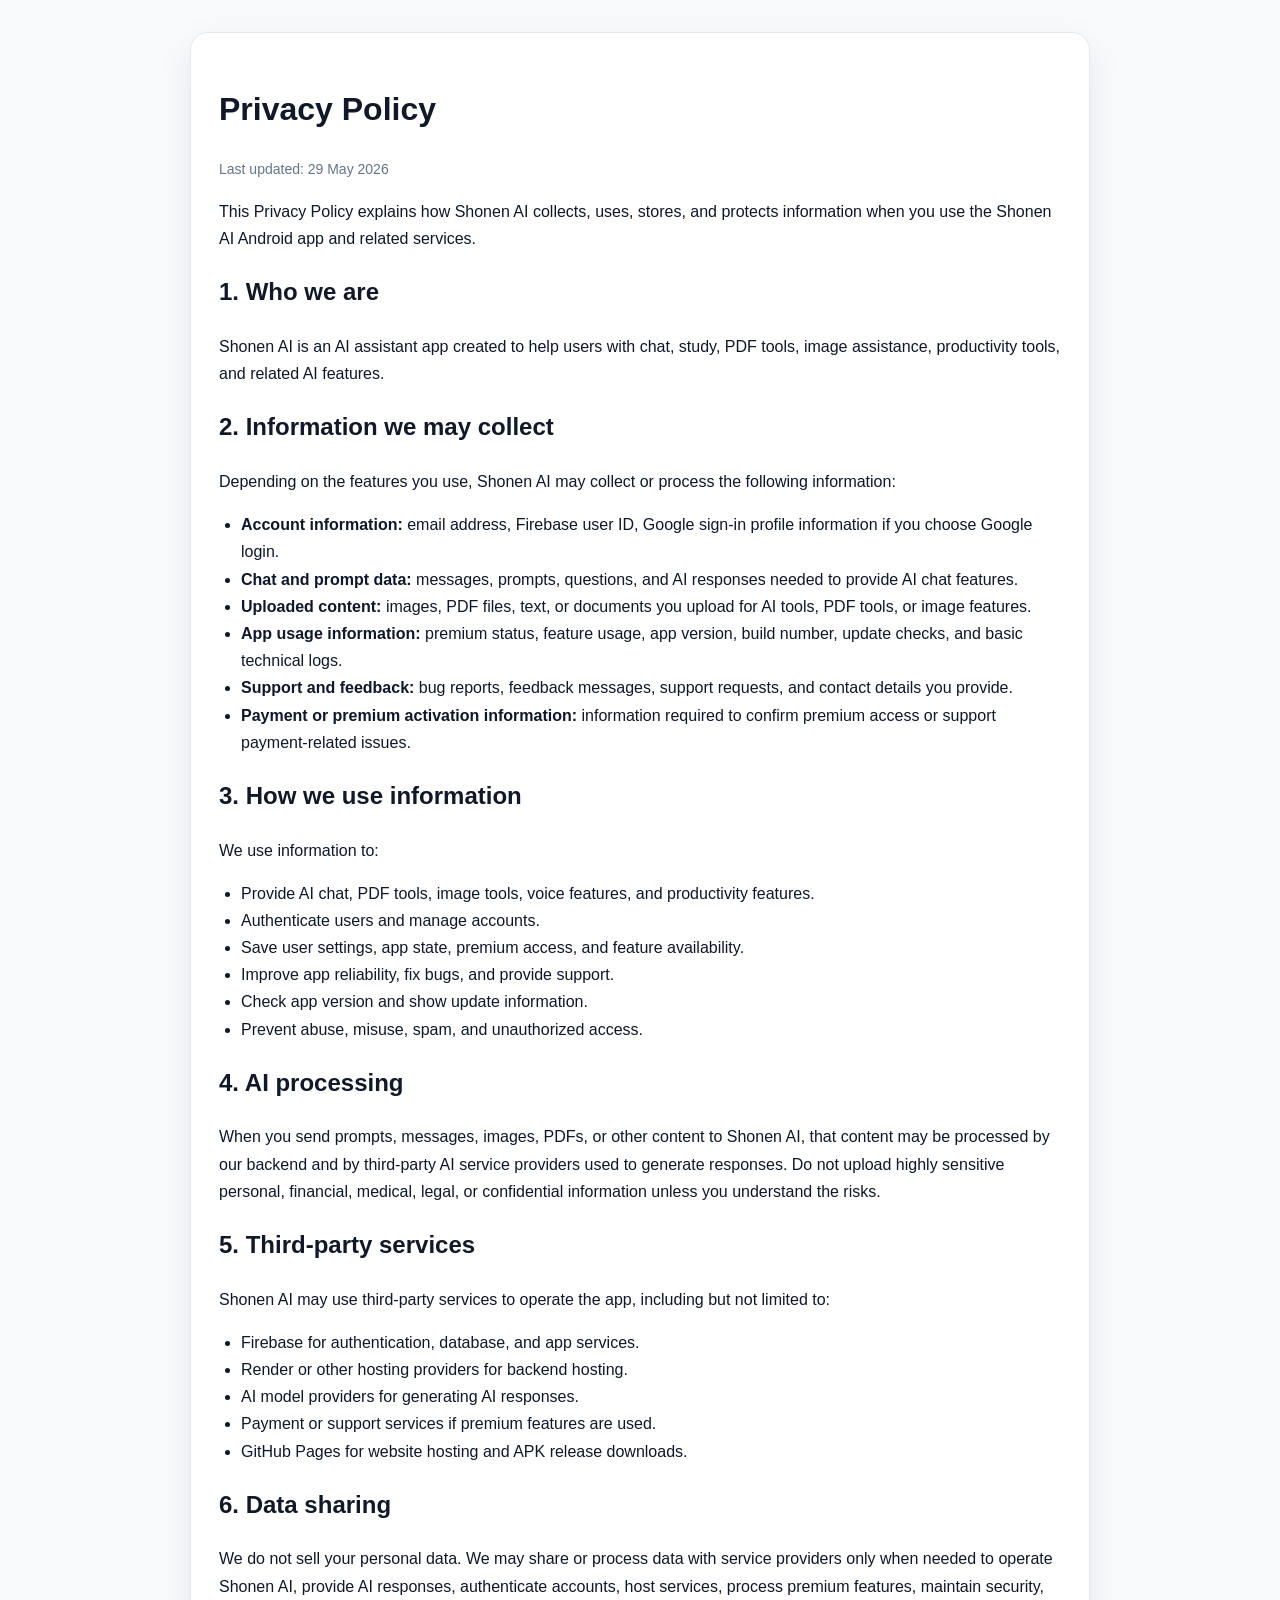
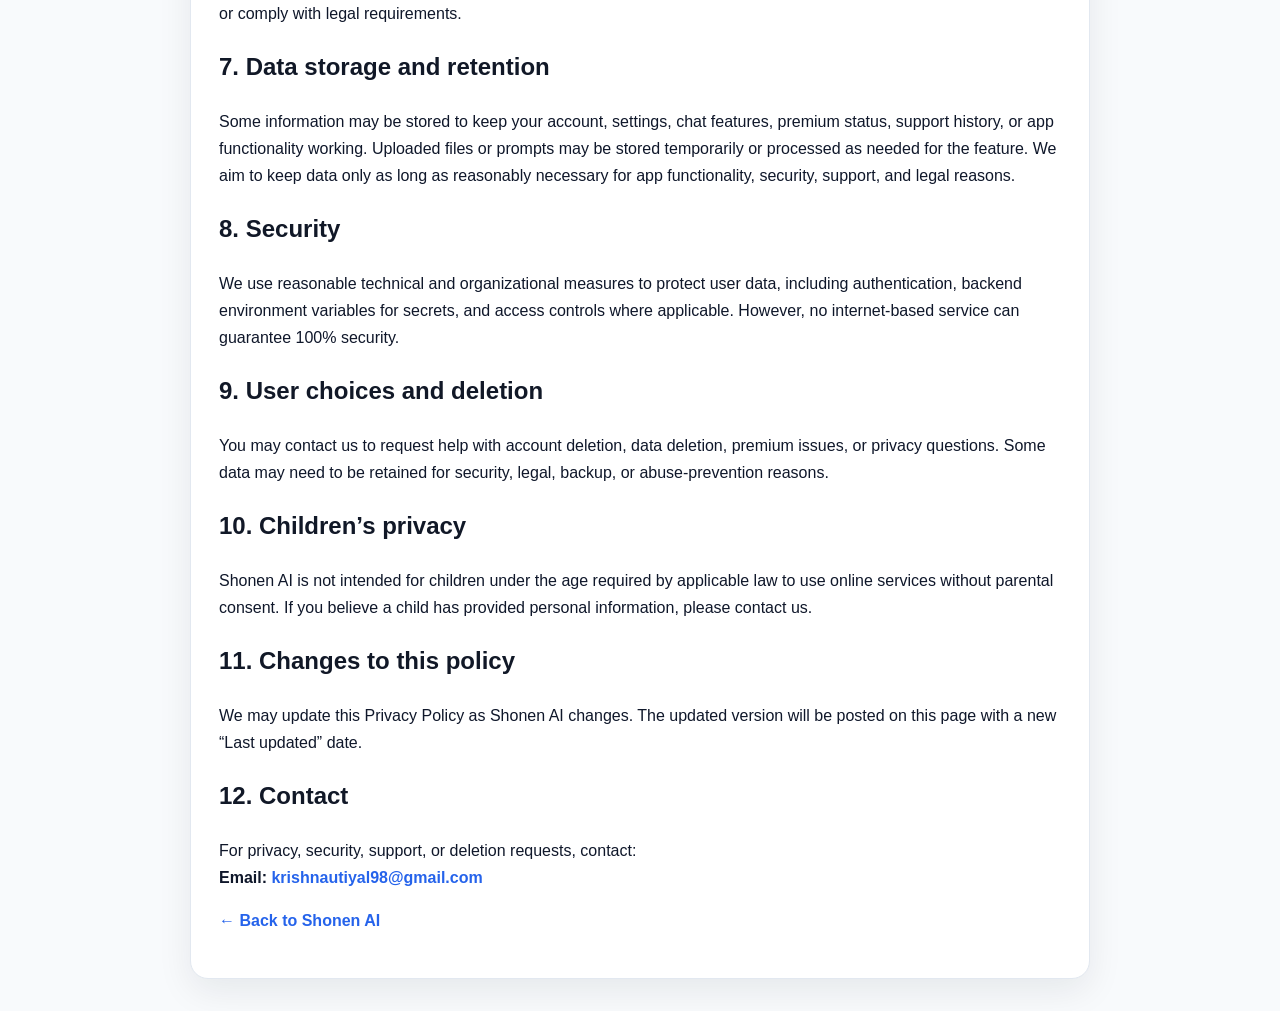
<file: privacy.html>
<!DOCTYPE html>
<html lang="en">
<head>
  <meta charset="UTF-8" />
  <meta name="viewport" content="width=device-width, initial-scale=1.0" />
  <title>Privacy Policy - Shonen AI</title>
  <meta name="description" content="Privacy Policy for Shonen AI Android app." />
  <style>
    body {
      margin: 0;
      font-family: Arial, sans-serif;
      background: #f8fafc;
      color: #0f172a;
      line-height: 1.7;
    }
    .wrap {
      max-width: 900px;
      margin: auto;
      padding: 32px 20px;
    }
    .card {
      background: white;
      border: 1px solid #e2e8f0;
      border-radius: 18px;
      padding: 28px;
      box-shadow: 0 12px 35px rgba(15, 23, 42, 0.08);
    }
    h1, h2 {
      color: #111827;
    }
    a {
      color: #2563eb;
      text-decoration: none;
      font-weight: 600;
    }
    .small {
      color: #64748b;
      font-size: 14px;
    }
    ul {
      padding-left: 22px;
    }
  </style>
</head>
<body>
  <main class="wrap">
    <div class="card">
      <h1>Privacy Policy</h1>
      <p class="small">Last updated: 29 May 2026</p>

      <p>
        This Privacy Policy explains how Shonen AI collects, uses, stores, and protects information when you use the Shonen AI Android app and related services.
      </p>

      <h2>1. Who we are</h2>
      <p>
        Shonen AI is an AI assistant app created to help users with chat, study, PDF tools, image assistance, productivity tools, and related AI features.
      </p>

      <h2>2. Information we may collect</h2>
      <p>Depending on the features you use, Shonen AI may collect or process the following information:</p>
      <ul>
        <li><strong>Account information:</strong> email address, Firebase user ID, Google sign-in profile information if you choose Google login.</li>
        <li><strong>Chat and prompt data:</strong> messages, prompts, questions, and AI responses needed to provide AI chat features.</li>
        <li><strong>Uploaded content:</strong> images, PDF files, text, or documents you upload for AI tools, PDF tools, or image features.</li>
        <li><strong>App usage information:</strong> premium status, feature usage, app version, build number, update checks, and basic technical logs.</li>
        <li><strong>Support and feedback:</strong> bug reports, feedback messages, support requests, and contact details you provide.</li>
        <li><strong>Payment or premium activation information:</strong> information required to confirm premium access or support payment-related issues.</li>
      </ul>

      <h2>3. How we use information</h2>
      <p>We use information to:</p>
      <ul>
        <li>Provide AI chat, PDF tools, image tools, voice features, and productivity features.</li>
        <li>Authenticate users and manage accounts.</li>
        <li>Save user settings, app state, premium access, and feature availability.</li>
        <li>Improve app reliability, fix bugs, and provide support.</li>
        <li>Check app version and show update information.</li>
        <li>Prevent abuse, misuse, spam, and unauthorized access.</li>
      </ul>

      <h2>4. AI processing</h2>
      <p>
        When you send prompts, messages, images, PDFs, or other content to Shonen AI, that content may be processed by our backend and by third-party AI service providers used to generate responses. Do not upload highly sensitive personal, financial, medical, legal, or confidential information unless you understand the risks.
      </p>

      <h2>5. Third-party services</h2>
      <p>Shonen AI may use third-party services to operate the app, including but not limited to:</p>
      <ul>
        <li>Firebase for authentication, database, and app services.</li>
        <li>Render or other hosting providers for backend hosting.</li>
        <li>AI model providers for generating AI responses.</li>
        <li>Payment or support services if premium features are used.</li>
        <li>GitHub Pages for website hosting and APK release downloads.</li>
      </ul>

      <h2>6. Data sharing</h2>
      <p>
        We do not sell your personal data. We may share or process data with service providers only when needed to operate Shonen AI, provide AI responses, authenticate accounts, host services, process premium features, maintain security, or comply with legal requirements.
      </p>

      <h2>7. Data storage and retention</h2>
      <p>
        Some information may be stored to keep your account, settings, chat features, premium status, support history, or app functionality working. Uploaded files or prompts may be stored temporarily or processed as needed for the feature. We aim to keep data only as long as reasonably necessary for app functionality, security, support, and legal reasons.
      </p>

      <h2>8. Security</h2>
      <p>
        We use reasonable technical and organizational measures to protect user data, including authentication, backend environment variables for secrets, and access controls where applicable. However, no internet-based service can guarantee 100% security.
      </p>

      <h2>9. User choices and deletion</h2>
      <p>
        You may contact us to request help with account deletion, data deletion, premium issues, or privacy questions. Some data may need to be retained for security, legal, backup, or abuse-prevention reasons.
      </p>

      <h2>10. Children’s privacy</h2>
      <p>
        Shonen AI is not intended for children under the age required by applicable law to use online services without parental consent. If you believe a child has provided personal information, please contact us.
      </p>

      <h2>11. Changes to this policy</h2>
      <p>
        We may update this Privacy Policy as Shonen AI changes. The updated version will be posted on this page with a new “Last updated” date.
      </p>

      <h2>12. Contact</h2>
      <p>
        For privacy, security, support, or deletion requests, contact:
        <br />
        <strong>Email:</strong> <a href="mailto:krishnautiyal98@gmail.com">krishnautiyal98@gmail.com</a>
      </p>

      <p><a href="index.html">← Back to Shonen AI</a></p>
    </div>
  </main>
</body>
</html>
</file>
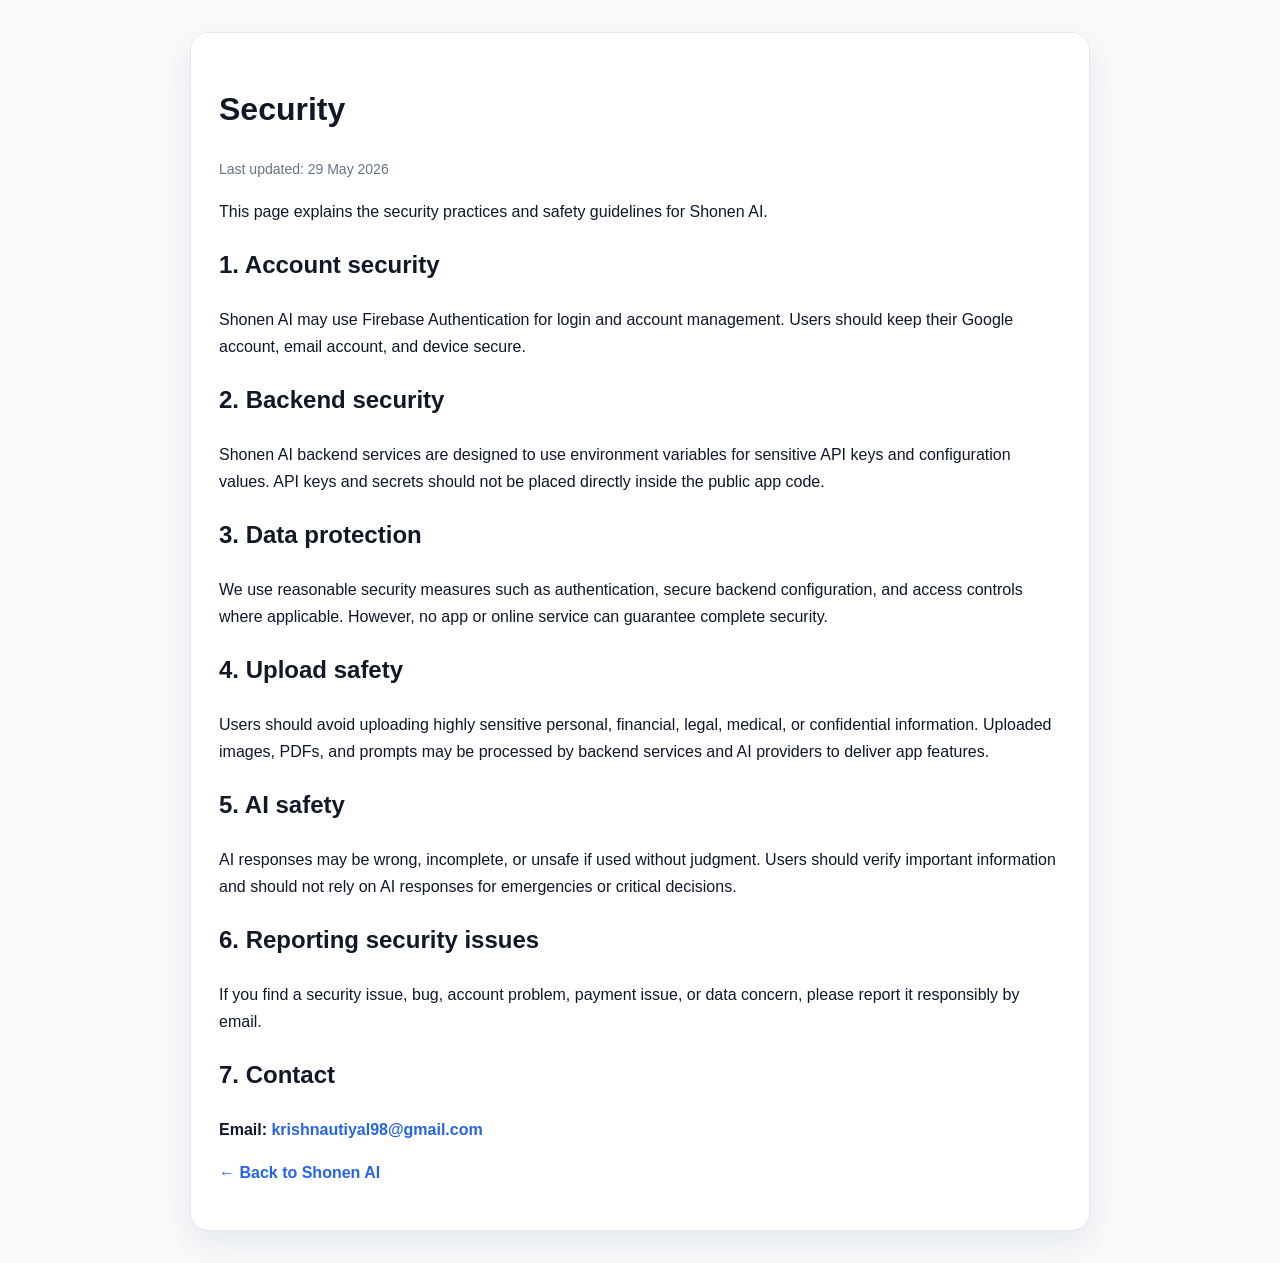
<file: security.html>
<!DOCTYPE html>
<html lang="en">
<head>
  <meta charset="UTF-8" />
  <meta name="viewport" content="width=device-width, initial-scale=1.0" />
  <title>Security - Shonen AI</title>
  <meta name="description" content="Security information for Shonen AI Android app." />
  <style>
    body {
      margin: 0;
      font-family: Arial, sans-serif;
      background: #f8fafc;
      color: #0f172a;
      line-height: 1.7;
    }
    .wrap {
      max-width: 900px;
      margin: auto;
      padding: 32px 20px;
    }
    .card {
      background: white;
      border: 1px solid #e2e8f0;
      border-radius: 18px;
      padding: 28px;
      box-shadow: 0 12px 35px rgba(15, 23, 42, 0.08);
    }
    h1, h2 {
      color: #111827;
    }
    a {
      color: #2563eb;
      text-decoration: none;
      font-weight: 600;
    }
    .small {
      color: #64748b;
      font-size: 14px;
    }
    ul {
      padding-left: 22px;
    }
  </style>
</head>
<body>
  <main class="wrap">
    <div class="card">
      <h1>Security</h1>
      <p class="small">Last updated: 29 May 2026</p>

      <p>
        This page explains the security practices and safety guidelines for Shonen AI.
      </p>

      <h2>1. Account security</h2>
      <p>
        Shonen AI may use Firebase Authentication for login and account management. Users should keep their Google account, email account, and device secure.
      </p>

      <h2>2. Backend security</h2>
      <p>
        Shonen AI backend services are designed to use environment variables for sensitive API keys and configuration values. API keys and secrets should not be placed directly inside the public app code.
      </p>

      <h2>3. Data protection</h2>
      <p>
        We use reasonable security measures such as authentication, secure backend configuration, and access controls where applicable. However, no app or online service can guarantee complete security.
      </p>

      <h2>4. Upload safety</h2>
      <p>
        Users should avoid uploading highly sensitive personal, financial, legal, medical, or confidential information. Uploaded images, PDFs, and prompts may be processed by backend services and AI providers to deliver app features.
      </p>

      <h2>5. AI safety</h2>
      <p>
        AI responses may be wrong, incomplete, or unsafe if used without judgment. Users should verify important information and should not rely on AI responses for emergencies or critical decisions.
      </p>

      <h2>6. Reporting security issues</h2>
      <p>
        If you find a security issue, bug, account problem, payment issue, or data concern, please report it responsibly by email.
      </p>

      <h2>7. Contact</h2>
      <p>
        <strong>Email:</strong> <a href="mailto:krishnautiyal98@gmail.com">krishnautiyal98@gmail.com</a>
      </p>

      <p><a href="index.html">← Back to Shonen AI</a></p>
    </div>
  </main>
</body>
</html>
</file>
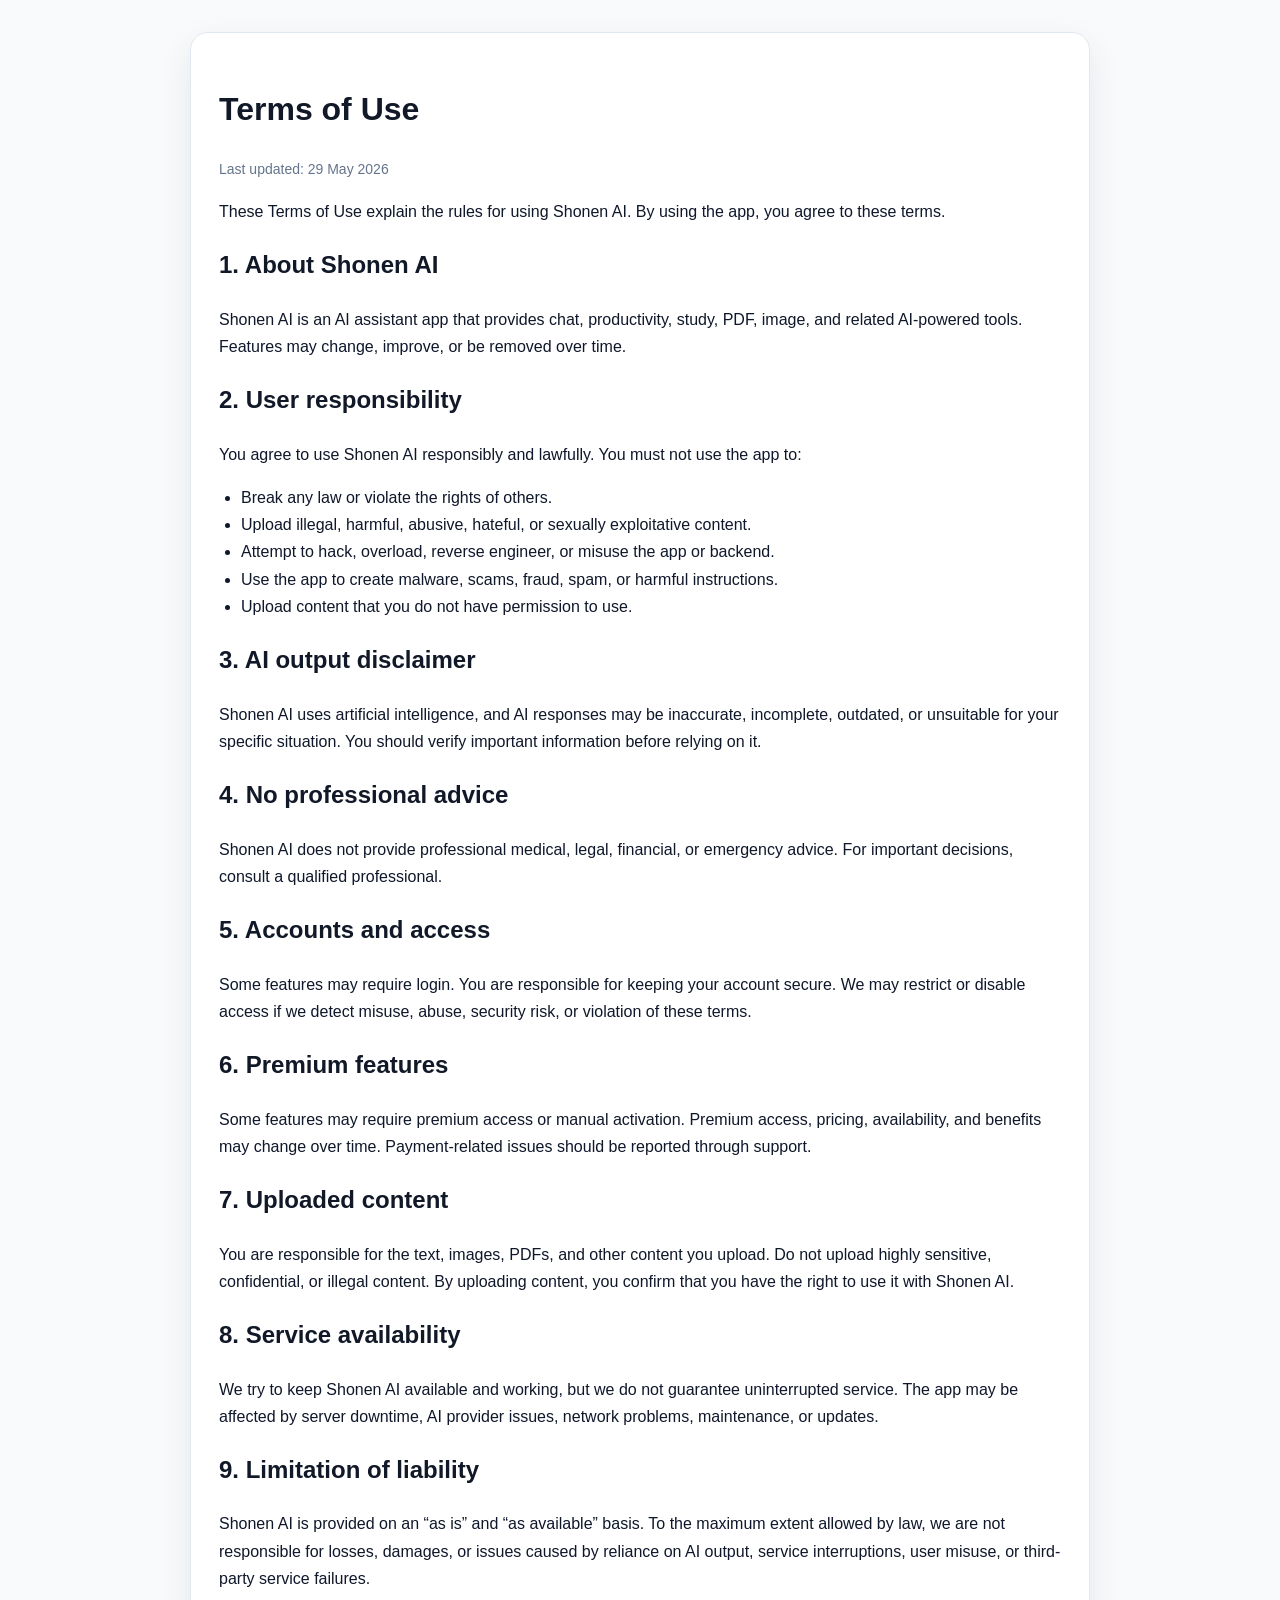
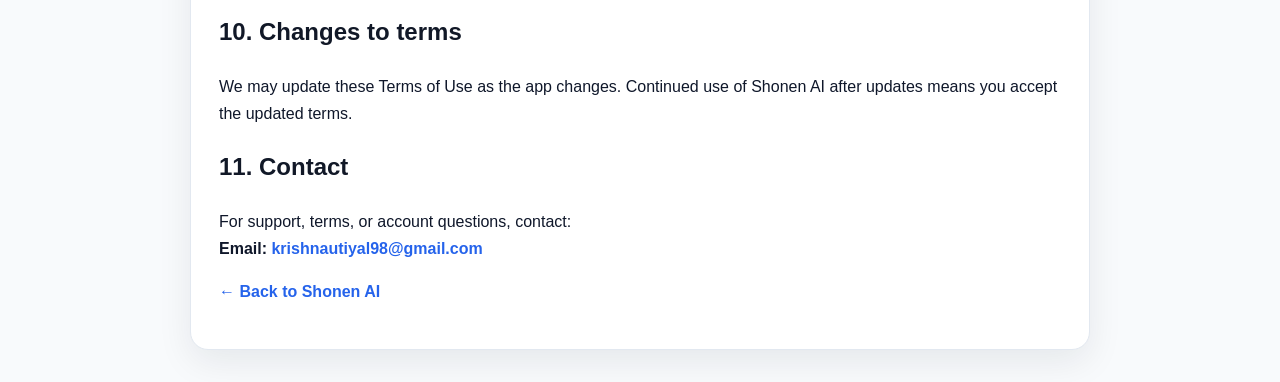
<file: terms.html>
<!DOCTYPE html>
<html lang="en">
<head>
  <meta charset="UTF-8" />
  <meta name="viewport" content="width=device-width, initial-scale=1.0" />
  <title>Terms of Use - Shonen AI</title>
  <meta name="description" content="Terms of Use for Shonen AI Android app." />
  <style>
    body {
      margin: 0;
      font-family: Arial, sans-serif;
      background: #f8fafc;
      color: #0f172a;
      line-height: 1.7;
    }
    .wrap {
      max-width: 900px;
      margin: auto;
      padding: 32px 20px;
    }
    .card {
      background: white;
      border: 1px solid #e2e8f0;
      border-radius: 18px;
      padding: 28px;
      box-shadow: 0 12px 35px rgba(15, 23, 42, 0.08);
    }
    h1, h2 {
      color: #111827;
    }
    a {
      color: #2563eb;
      text-decoration: none;
      font-weight: 600;
    }
    .small {
      color: #64748b;
      font-size: 14px;
    }
    ul {
      padding-left: 22px;
    }
  </style>
</head>
<body>
  <main class="wrap">
    <div class="card">
      <h1>Terms of Use</h1>
      <p class="small">Last updated: 29 May 2026</p>

      <p>
        These Terms of Use explain the rules for using Shonen AI. By using the app, you agree to these terms.
      </p>

      <h2>1. About Shonen AI</h2>
      <p>
        Shonen AI is an AI assistant app that provides chat, productivity, study, PDF, image, and related AI-powered tools. Features may change, improve, or be removed over time.
      </p>

      <h2>2. User responsibility</h2>
      <p>You agree to use Shonen AI responsibly and lawfully. You must not use the app to:</p>
      <ul>
        <li>Break any law or violate the rights of others.</li>
        <li>Upload illegal, harmful, abusive, hateful, or sexually exploitative content.</li>
        <li>Attempt to hack, overload, reverse engineer, or misuse the app or backend.</li>
        <li>Use the app to create malware, scams, fraud, spam, or harmful instructions.</li>
        <li>Upload content that you do not have permission to use.</li>
      </ul>

      <h2>3. AI output disclaimer</h2>
      <p>
        Shonen AI uses artificial intelligence, and AI responses may be inaccurate, incomplete, outdated, or unsuitable for your specific situation. You should verify important information before relying on it.
      </p>

      <h2>4. No professional advice</h2>
      <p>
        Shonen AI does not provide professional medical, legal, financial, or emergency advice. For important decisions, consult a qualified professional.
      </p>

      <h2>5. Accounts and access</h2>
      <p>
        Some features may require login. You are responsible for keeping your account secure. We may restrict or disable access if we detect misuse, abuse, security risk, or violation of these terms.
      </p>

      <h2>6. Premium features</h2>
      <p>
        Some features may require premium access or manual activation. Premium access, pricing, availability, and benefits may change over time. Payment-related issues should be reported through support.
      </p>

      <h2>7. Uploaded content</h2>
      <p>
        You are responsible for the text, images, PDFs, and other content you upload. Do not upload highly sensitive, confidential, or illegal content. By uploading content, you confirm that you have the right to use it with Shonen AI.
      </p>

      <h2>8. Service availability</h2>
      <p>
        We try to keep Shonen AI available and working, but we do not guarantee uninterrupted service. The app may be affected by server downtime, AI provider issues, network problems, maintenance, or updates.
      </p>

      <h2>9. Limitation of liability</h2>
      <p>
        Shonen AI is provided on an “as is” and “as available” basis. To the maximum extent allowed by law, we are not responsible for losses, damages, or issues caused by reliance on AI output, service interruptions, user misuse, or third-party service failures.
      </p>

      <h2>10. Changes to terms</h2>
      <p>
        We may update these Terms of Use as the app changes. Continued use of Shonen AI after updates means you accept the updated terms.
      </p>

      <h2>11. Contact</h2>
      <p>
        For support, terms, or account questions, contact:
        <br />
        <strong>Email:</strong> <a href="mailto:krishnautiyal98@gmail.com">krishnautiyal98@gmail.com</a>
      </p>

      <p><a href="index.html">← Back to Shonen AI</a></p>
    </div>
  </main>
</body>
</html>
</file>
